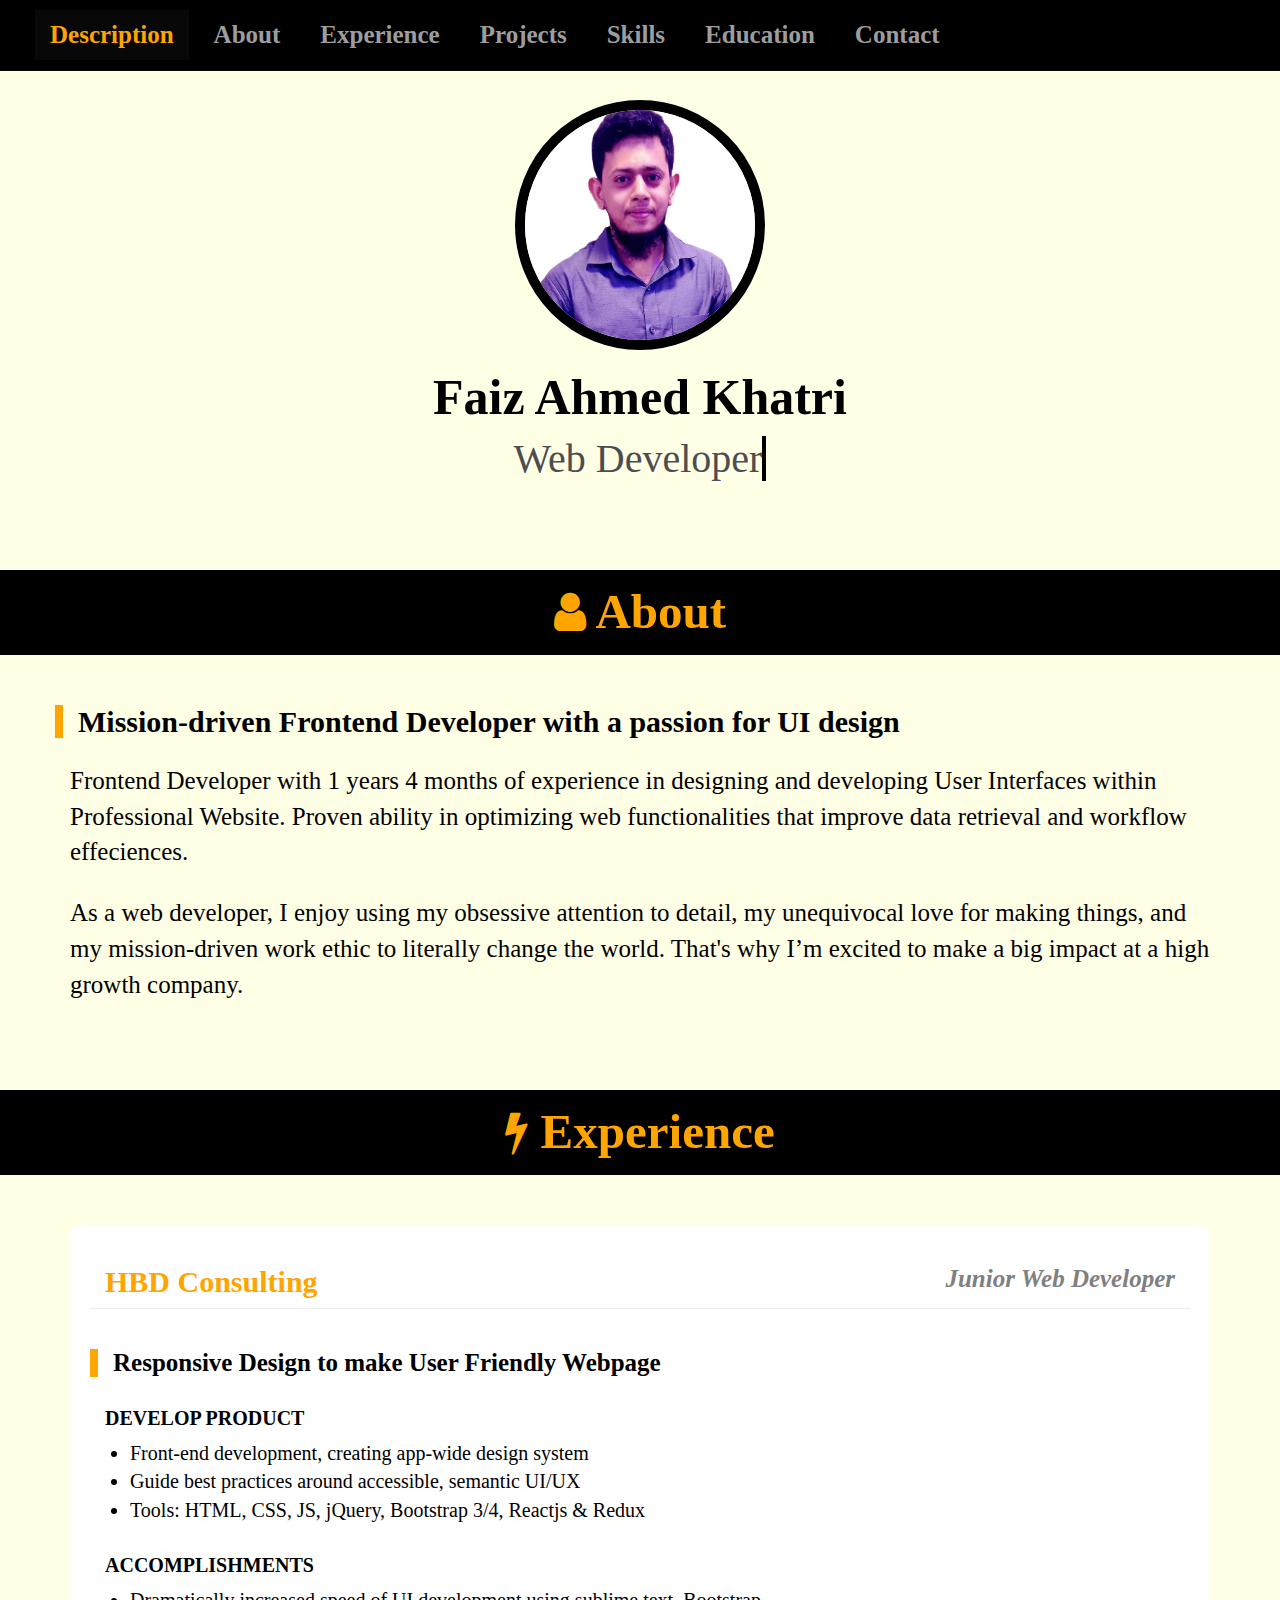
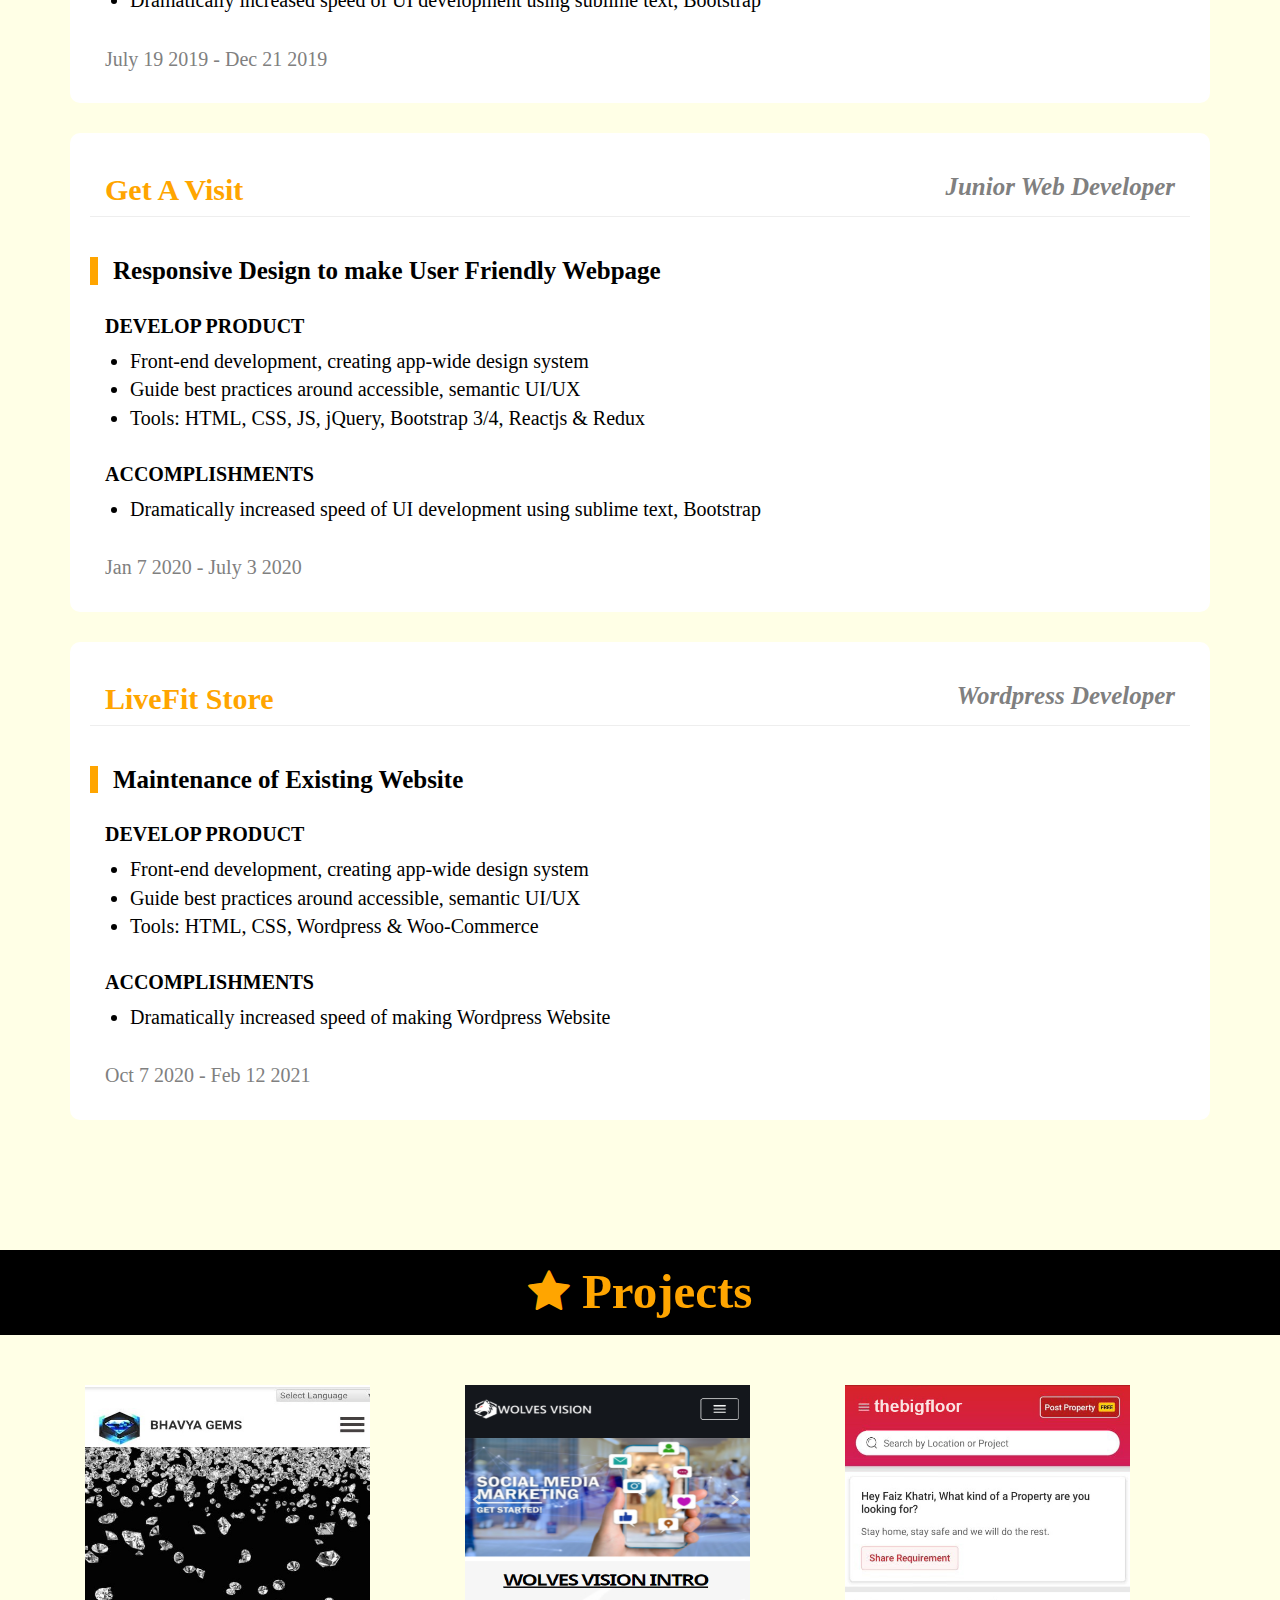
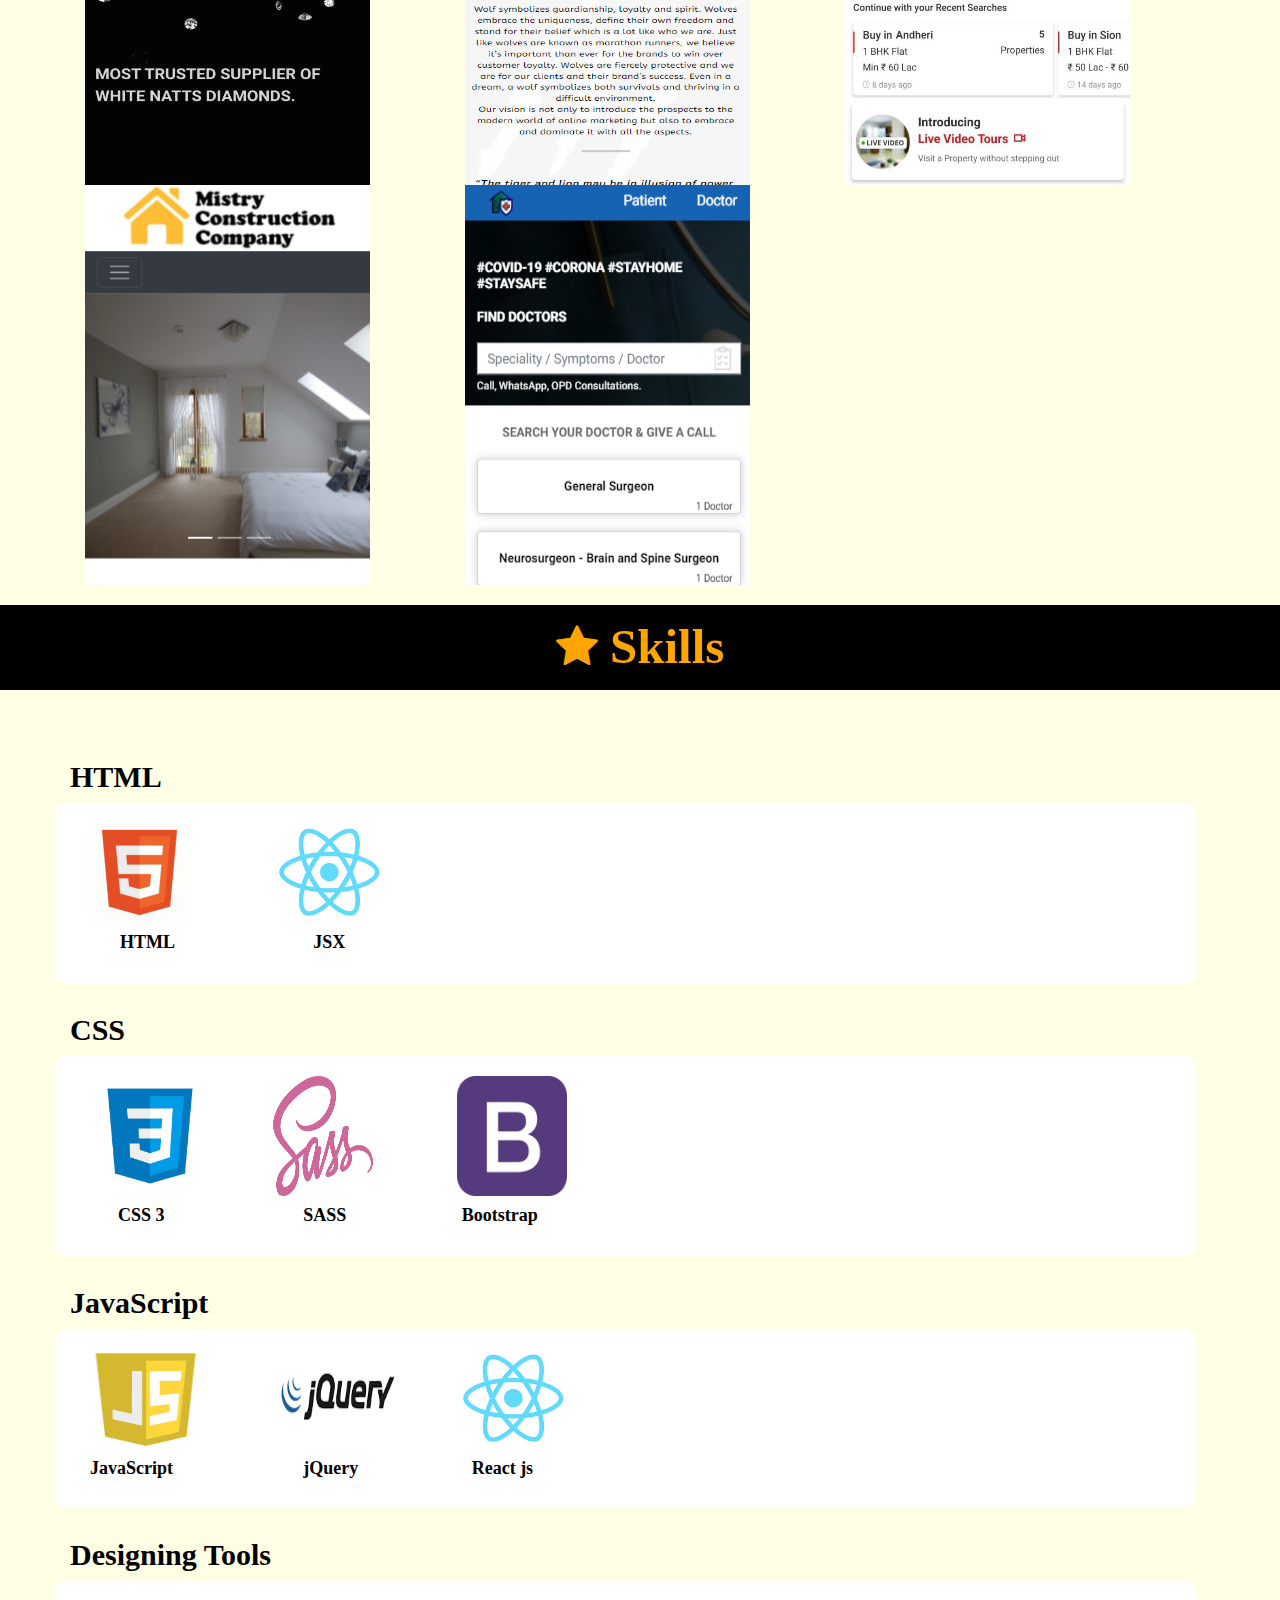
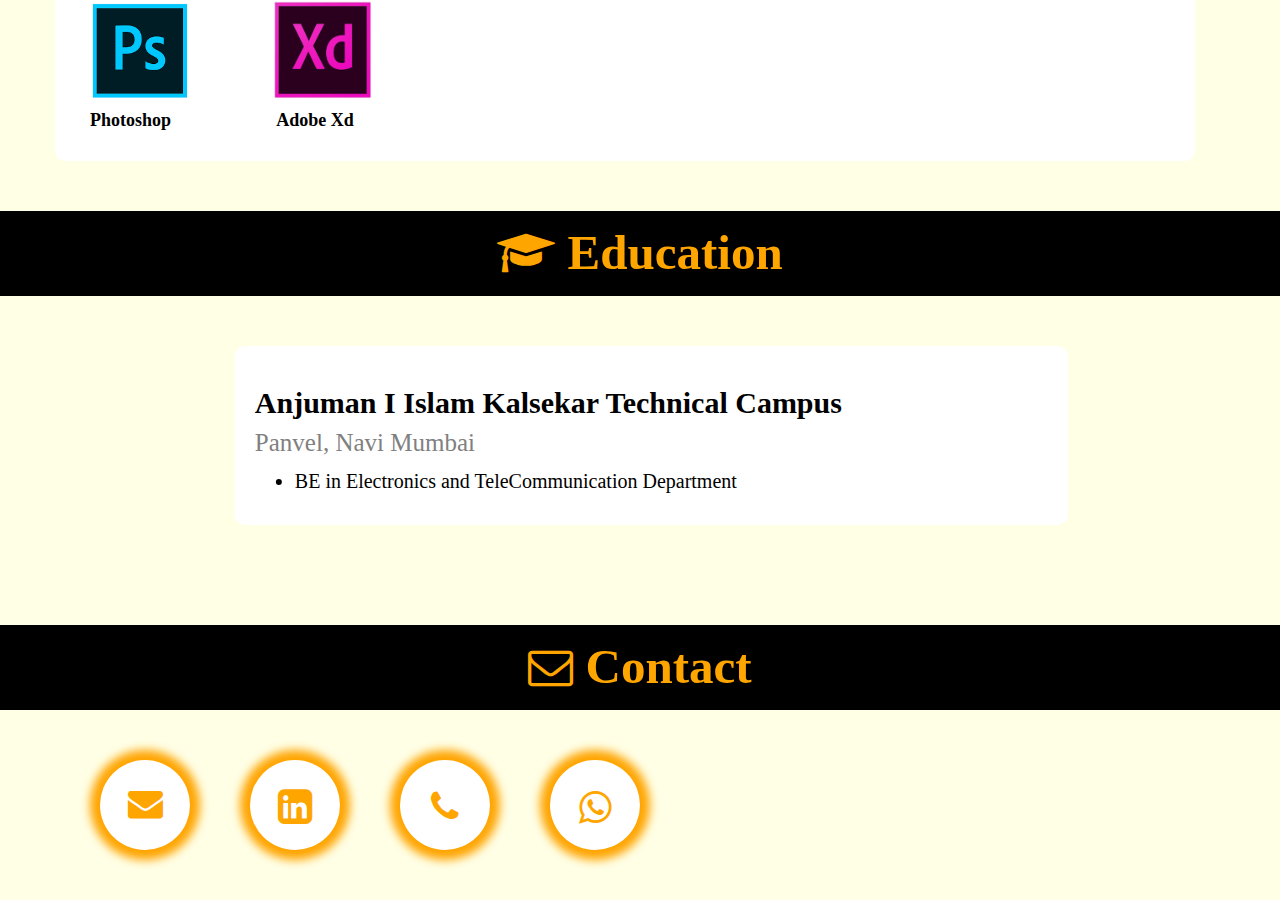
<file: index.html>
<!DOCTYPE html>
<html>
<head>
  <title>Resume</title>
  <meta charset="utf-8">
  <meta name="viewport" content="width=device-width, initial-scale=1">
  <link rel="stylesheet" href="https://maxcdn.bootstrapcdn.com/bootstrap/3.4.1/css/bootstrap.min.css">
  <script src="https://ajax.googleapis.com/ajax/libs/jquery/3.5.1/jquery.min.js"></script>
  <script src="https://maxcdn.bootstrapcdn.com/bootstrap/3.4.1/js/bootstrap.min.js"></script>
  <link rel="stylesheet" href="https://stackpath.bootstrapcdn.com/font-awesome/4.7.0/css/font-awesome.min.css">
  
	
  <link rel="stylesheet" type="text/css" href="style-1.css">
  <style>
  	.fa{
  		color: orange;
  		font-size: 45px;
  	}
  	@media(max-width: 767px){
  	.fa{
  		color: orange;
  		font-size: 30px;
  	}
  	}
  </style>
</head>
<body data-spy="scroll" data-target=".navbar" data-offset="50">

<nav class="navbar navbar-inverse navbar-fixed-top bg-light">
  <div class="container-fluid">
    <div class="navbar-header">
        <button type="button" class="navbar-toggle" data-toggle="collapse" data-target="#myNavbar">
          <span class="icon-bar"></span>
          <span class="icon-bar"></span>
          <span class="icon-bar"></span>                        
        </button>
     
    </div>
    <div>
      <div class="collapse navbar-collapse" id="myNavbar">
        <ul class="nav navbar-nav">
          <li><a href="#description">Description</a></li>
          <li><a href="#about">About</a></li>
          <li><a href="#experience">Experience</a></li>
          <li><a href="#projects">Projects</a></li>
          <li><a href="#skills">Skills</a></li>
          <li><a href="#education">Education</a></li>
          <li><a href="#contact">Contact</a></li>
          
   
      </div>
    </div>
  </div>
</nav>    

<div id="description" class="container-fluid">
  <div class="justify-content-center align-items-center">
  	<center><img src="img-prof-1.jpeg" id="prof-img"></center>
  </div>
  <h2 id="name">Faiz Ahmed Khatri</h2>
  <center><span id = "staticText" ><span id="typeline" ></span></span></center>
</div>

<div id="about" class="">
  <div class="heading-sec">
  	<h1><i class="fa fa-user" aria-hidden="true"></i> About</h1>
  </div>
  <h2 class="head-2 container">Mission-driven Frontend Developer with a passion for UI design</h2>
  <p class="para-1 container">Frontend Developer with 1 years 4 months of experience in designing and developing User Interfaces within Professional Website. Proven ability in optimizing web functionalities that improve data retrieval and workflow effeciences.</p>
  <p class="para-1 container">As a web developer, I enjoy using my obsessive attention to detail, my unequivocal love for making things, and my mission-driven work ethic to literally change the world. That's why I’m excited to make a big impact at a high growth company.</p>
</div>

<div id="experience" class="">
  <div class="heading-sec">
  	<h1><i class="fa fa-bolt" aria-hidden="true"></i> Experience</h1>
  </div>
	
	
    <div class="container">
  	<div class="col-md-12 col-xs-12 exp-1">
  			<h2 class="col-md-6 col-xs-6 text-left left-1">HBD Consulting</h2>
  			<h2 class="col-md-6 col-xs-6 text-right right-1">Junior Web Developer</h2>
  			<hr>

  			<h3 id="exp-head" class="col-md-12 col-xs-12">Responsive Design to make User Friendly Webpage</h3>

  			<h3 id="exp-head-1" class="col-md-12 col-xs-12">DEVELOP PRODUCT</h3>

  			<ul>
  				<li>Front-end development, creating app-wide design system</li>
  				<li>Guide best practices around accessible, semantic UI/UX</li>
  				<li>Tools: HTML, CSS, JS, jQuery, Bootstrap 3/4, Reactjs & Redux</li>
  			</ul>

  			<h3 class="col-md-12 col-xs-12" id="exp-head-1">ACCOMPLISHMENTS</h3>
  			<ul>
  				<li>Dramatically increased speed of UI development using sublime text, Bootstrap</li>
  			</ul>

  			<p class="col-md-12 col-xs-12 date-1">July 19 2019 - Dec 21 2019</p>
  	</div>
  </div>

  <div class="container">
  	<div class="col-md-12 col-xs-12 exp-1">
  			<h2 class="col-md-6 col-xs-6 text-left left-1">Get A Visit</h2>
  			<h2 class="col-md-6 col-xs-6 text-right right-1">Junior Web Developer</h2>
  			<hr>

  			<h3 id="exp-head" class="col-md-12 col-xs-12">Responsive Design to make User Friendly Webpage</h3>

  			<h3 id="exp-head-1" class="col-md-12 col-xs-12">DEVELOP PRODUCT</h3>

  			<ul>
  				<li>Front-end development, creating app-wide design system</li>
  				<li>Guide best practices around accessible, semantic UI/UX</li>
  				<li>Tools: HTML, CSS, JS, jQuery, Bootstrap 3/4, Reactjs & Redux</li>
  			</ul>

  			<h3 class="col-md-12 col-xs-12" id="exp-head-1">ACCOMPLISHMENTS</h3>
  			<ul>
  				<li>Dramatically increased speed of UI development using sublime text, Bootstrap</li>
  			</ul>

  			<p class="col-md-12 col-xs-12 date-1">Jan 7 2020 - July 3 2020</p>
  	</div>
  </div>
	
  <div class="container">
  	<div class="col-md-12 col-xs-12 exp-1">
  			<h2 class="col-md-6 col-xs-6 text-left left-1">LiveFit Store</h2>
  			<h2 class="col-md-6 col-xs-6 text-right right-1">Wordpress Developer</h2>
  			<hr>

  			<h3 id="exp-head" class="col-md-12 col-xs-12">Maintenance of Existing Website</h3>

  			<h3 id="exp-head-1" class="col-md-12 col-xs-12">DEVELOP PRODUCT</h3>

  			<ul>
  				<li>Front-end development, creating app-wide design system</li>
  				<li>Guide best practices around accessible, semantic UI/UX</li>
  				<li>Tools: HTML, CSS, Wordpress & Woo-Commerce</li>
  			</ul>

  			<h3 class="col-md-12 col-xs-12" id="exp-head-1">ACCOMPLISHMENTS</h3>
  			<ul>
  				<li>Dramatically increased speed of making Wordpress Website</li>
  			</ul>

  			<p class="col-md-12 col-xs-12 date-1">Oct 7 2020 - Feb 12 2021</p>
  	</div>
  </div>
	


</div>

<div id="projects" class="">
	<div class="heading-sec">
  	<h1><i class="fa fa-star" aria-hidden="true"></i> Projects</h1>
  </div>
	
	<div class="container">
		<div class="row">
			<div class="col-md-12 col-sm-12 col-xs-12">
				<div class="col-md-4 col-sm-6 col-xs-12">
					<img src="bhavyagems.jpeg" class="proj-img"/>
				</div>
				<div class="col-md-4 col-sm-6 col-xs-12">
					<img src="wv-img.png" class="proj-img" />
				</div>
				<div class="col-md-4 col-sm-6 col-xs-12">
					<img src="bfloor.jpg" class="proj-img" />
				</div>
				<div class="col-md-4 col-sm-6 col-xs-12 md-mt-4">
					<img src="mistrycons.png" class="proj-img" />
				</div>
				<div class="col-md-4 col-sm-6 col-xs-12 md-mt-4">
					<img src="getavisit.png" class="proj-img" />
				</div>
			
			</div>
		</div>
	</div>
  
 </div>

<div id="skills" class="">
  <div class="heading-sec">
  	<h1><i class="fa fa-star" aria-hidden="true"></i> Skills</h1>
  </div>
  
<div class="container">
  <h3 class="html-heading">HTML</h3>
  <div class="row col-md-12 col-xs-12 exp-1">
  	<div class="col-md-2 col-xs-3">
  		<img src="html-img.png" id="img-html">
  		<h4 class="skills-heading-1">HTML</h4>
  	</div>

  	<div class="col-md-2 col-xs-3">
  		<img src="react.png" id="img-react">
  		<h4 class="skills-heading-2">JSX</h4>
  	</div>
  </div>



<h3 class="css-heading">CSS</h3>
  <div class="row col-md-12 col-xs-12 exp-1">
  	<div class="col-md-2 col-xs-4 div-css-1">
  		<img src="css3.png" id="img-css">
  		<h4 class="skills-head-1">CSS 3</h4>
  	</div>

  	<div class="col-md-2 col-xs-4 div-css-2">
  		<img src="saas.png" id="img-sass">
  		<h4 class="skills-head-2">SASS</h4>
  	</div>

  	<div class="col-md-2 col-xs-4 div-css-3">
  		<img src="bootstrap.png" id="img-bootstrap">
  		<h4 class="skills-head-3">Bootstrap</h4>
  	</div>
  </div>

  <h3 class="css-heading">JavaScript</h3>
  <div class="row col-md-12 col-xs-12 exp-1">
  	<div class="col-md-2 col-xs-5 div-js-1">
  		<img src="javascript.jpg" id="img-javascript">
  		<h4 class="skills-js-1">JavaScript</h4>
  	</div>

  	<div class="col-md-2 col-xs-3 div-js-2">
  		<img src="jquery.png" id="img-jquery">
  		<h4 class="skills-js-2">jQuery</h4>
  	</div>

  	<div class="col-md-2 col-xs-3 div-js-3">
  		<img src="react.png" id="img-react">
  		<h4 class="skills-js-3">React js</h4>
  	</div>
  </div>

  <h3 class="css-heading">Designing Tools</h3>
  <div class="row col-md-12 col-xs-12 exp-1">
  	<div class="col-md-2 col-xs-5">
  		<img src="photoshop.png" id="img-photoshop">
  		<h4 class="skills-design-1">Photoshop</h4>
  	</div>

  	<div class="col-md-2 col-xs-5">
  		<img src="adobe-xd.png" id="img-adobe-xd">
  		<h4 class="skills-design-2">Adobe Xd</h4>
  	</div>

  </div>

</div>

</div>



<div id="education" class="">
  <div class="heading-sec">
  	<h1><i class="fa fa-graduation-cap" aria-hidden="true"></i> Education</h1>
  </div>
  <div class="container">
  	<div class="col-md-12 col-xs-12">
  		<div class="col-md-12 col-xs-12 edu-part ">
  			<h3 id="clg-name">Anjuman I Islam Kalsekar Technical Campus</h3>
  			<h4 id="clg-place">Panvel, Navi Mumbai</h4>
  			<ul>
  				<li>BE in Electronics and TeleCommunication Department</li>
  			</ul>
  		</div>
  	</div>
  </div>
</div>

<div id="contact" class="">
  <div class="heading-sec">
  	<h1><i class="fa fa-envelope-o"></i> Contact</h1>
  </div>

  <div class="container">
  <div class="row col-md-12 col-xs-12 social-links">
  	<div class="col-md-6 col-xs-6" id="e-mail">
  		<a href="mailto:faizkhatri1997@gmail.com" target="_blank" id="mail"><i class="fa fa-envelope" id="mail-icon">
  			
  		</i></a>
  	</div>

  	<div class="col-md-6 col-xs-6" id="linked-in">
  		<a href="https://www.linkedin.com/in/faiz-ahmed-khatri-6b6344118/" target="_blank" id="linkedin">
  			<i class="fa fa-linkedin-square" id="linkedin-icon"></i>
  		</a>
  	</div>



  	<div class="col-md-6 col-xs-6" id="phone">
  		<a href="tel:+91 8104136255" target="_blank" id="calling">
  			<i class="fa fa-phone" id="call-icon"></i>
  		</a>
  	</div>

  	<div class="col-md-6 col-xs-6" id="whatsapp">
  		<a href="https://wa.me/8104136255" target="_blank" id="wapp">
  			<i class="fa fa-whatsapp" id="wapp-icon"></i>
  		</a>
  	</div>

  	
</div>
 

  </div>

</div>

<script>
	 function write (obj, sentence, i, cb) {
                    if (i != sentence.length) {
                      setTimeout(function () {
                        i++
                        console.log('in timeout', i)
                        obj.innerHTML = sentence.substr(0, i+1) +' <em aria-hidden="true"></em>';
                        write(obj, sentence, i, cb)
                      }, 50)
                    } else {
                      console.log(i)
                      cb()
                    }
                  }
                   function erase (obj, cb,i) {
                   var sentence = obj.innerText
                      if (sentence.length != 0) {
                       setTimeout(function () {
                       sentence = sentence.substr(0,sentence.length-1)
                       console.log('in timeout', i)
                       obj.innerText = sentence
                       erase(obj, cb)
                        }, 18/(i*(i/10000000)))
                        } else {
                        obj.innerText = " "
                        cb()
                     }
                    }
                    var typeline = document.querySelector("#typeline")

                     function writeerase(obj, sentence, time, cb) {
                      write(obj, sentence, 0, function () {
                       setTimeout(function () {
                       erase(obj, cb) }, time) })
                       }

                  var sentences = [
                    "Web Developer ",
                    "Web Designer ",
                    "Digital Marketer "
                    
                  ]
                    
                  var counter = 0
                  function loop () {
                    var sentence = sentences[counter % sentences.length]
                    writeerase(typeline, sentence, 1500, loop)
                    counter++
                  }

                  loop()
</script>
	
	<script>
		$('.owl-carousel').owlCarousel({
  loop: true,
  margin: 10,
  nav: true,
  navText: [
    "<i class='fa fa-caret-left'></i>",
    "<i class='fa fa-caret-right'></i>"
  ],
  autoplay: true,
  autoplayHoverPause: true,
  responsive: {
    0: {
      items: 1
    },
    600: {
      items: 3
    },
    1000: {
      items: 5
    }
  }
})
	</script>
</body>
</html>
</file>
<file: style-1.css>
*{
  	font-family: Arial Rounded MT;
  	color: #000;
  }
  body{
  	background-color: #ffffe6;
  	overflow-x: hidden;
  }

  .mynavbar{
        justify-content:center;
  }
  .navbar{
  	background-color: #000;
  	padding: 10px;
  }
  #description {
  	padding-top:100px;
  	height:550px;
  	color: #000;
  	background : #ffffe6;
  	}
  #about {
  	padding-top:0px;
  	height:500px;
  	color: #fff;
  	background-color: #ffffe6;
        margin-bottom: 20px;
  	}
  #experience {
  	padding-top:0px;
  	height:auto;
  	color: #fff; 
  	background-color: #ffffe6;
  	margin-bottom: 100px;
  }
  #education{
  	padding-top:0px;
  	height:auto;
  	color: #fff; 
  	background-color: #ffffe6;
  	margin-bottom: 100px;
  }

  #contact{
	margin-bottom:50px;
  }
  
  .navbar-inverse .navbar-nav>.active>a, .navbar-inverse
  .navbar-nav>.active>a:focus, .navbar-inverse 
  .navbar-nav>.active>a:hover{
  	color: orange;
  }

  .navbar-nav > li > a{
  	font-size: 25px;
  	font-weight:bolder;
  	color: #fff;
  }

  .navbar-nav > li{
  	padding-left: 10px; 
  }

  #prof-img{
  	width: 250px;
  	height: 250px;
  	border-radius: 50%;
  	border : 10px solid #000;
  	object-fit: cover;
  }

  #name{
  	font-size: 50px;
  	font-weight: bolder;
  	text-align: center;
  }
  
  #name-1{
  	text-align: center;
  	letter-spacing: 10px;
  	font-weight: bold;
  	color: darkgrey;
  }

  .heading-sec{
  	background: #000;
  	width: 100%;
  	height: 85px;
  	margin-bottom: 50px;
  }

  .heading-sec > h1{
  	padding-top: 15px;
  	text-align: center;
  	color: orange;
  	font-weight: bold;
  	font-size: 3.5em;
  }

  .para-1{
  	font-size: 25px;
  	color: #000;
  	margin-top: 25px;
  }

  .head-2{
  	color: #000;
  	font-weight: bold;
  	font-size: 30px;
  	border-left: 8px solid orange;
  }

  .exp-1{
  	background-color: #fff;
  	padding: 20px;
  	height: auto;
  	border-radius: 10px;
  	margin-bottom: 30px;
  }

  .exp-1 > h2{
  	font-size: 30px;
  	height: auto;
  	font-weight: bold;
  	color: orange;

  }

  .right-1{
  	color: grey!important;
  	font-style: italic;
  	font-size: 25px!important;
  }

  hr{
  	color: #000;
  	width: 100%;
  }

  #exp-head{
  	font-size: 25px;
  	font-weight: bold;
  	border-left: 8px solid orange;
  }

  #exp-head-1{
  	font-size: 20px;
  	font-weight: bold;
  }

  ul > li{
  	font-size: 20px;
  }

  .date-1{
  	color: grey;
  	font-size: 20px;
  	margin-top: 20px;
  }

  .html-heading{
  	font-size: 30px;
  	font-weight: bold;
  }

  #img-html{
  	width: 100px;
  	height: 100px;
  }

  #img-react{
  	width: 110px;
  	height: 100px;
  }

  .skills-heading-1{
  	font-weight: bold;
  	margin-left: 30px;
  }

  .skills-heading-2{
  	font-weight: bold;
  	margin-left: 40px;
  }

  #img-css{
  	width: 120px;
  	height: 120px;
  }

  #img-bootstrap{
  	width: 110px;
  	height: 120px;
  }

  #img-sass{
  	width: 100px;
  	height: 120px;
  }

  .css-heading{
  	font-size: 30px;
  	font-weight: bold;
  	padding-top: 50px;
  }

  .skills-head-1{
  	margin-left: 28px;
  	font-weight: bold;
  }

  .skills-head-2{
  	margin-left: 30px;
  	font-weight: bold;
  }

  .skills-head-3{
  	margin-left: 5px;
  	font-weight: bold;
  }

  #img-javascript{
  	width: 110px;
  	height: 100px;
  }

  #img-jquery{
  	width: 130px;
  	height: 100px;
  }

  .skills-js-1{
  	margin-left: 0px;
  	font-weight: bold;
  }

  .skills-js-2{
  	margin-left: 30px;
  	font-weight: bold;
  }

  .skills-js-3{
  	margin-left: 15px;
  	font-weight: bold;
  }

  #img-photoshop{
  	width: 100px;
  	height: 100px;
  }

  .skills-design-1{
  	margin-left: 0px;
  	font-weight: bold;
  }

  #img-adobe-xd{
  	width: 100px;
  	height: 100px;
  }

  .skills-design-2{
  	margin-left: 3px;
  	font-weight: bold;
  }

  .edu-part{
  	background-color:  #fff;
  	width: 75%;
  	padding: 20px;
  	border-radius: 10px;
  	justify-content: center;
  	transform: translateX(18%);
  }

  #clg-name{
  	font-weight: bold;
  	font-size: 30px;
  }

  #clg-place{
  	font-size: 25px;
  	color: grey;
  }

  #e-mail{
  	width: 90px;
  	height: 90px;
  	border-radius: 50%;
  	background-color: #fff;
  	box-shadow: 0px 0px 10px 10px orange;
	padding: 26px 30px 30px 28px;
	margin: 0px 30px;
  }

  #mail-icon{
  	font-size: 35px;
  	cursor: pointer;
  }

  #mail-icon:hover{
  	transform: scale(1.5);
  	animation: ease;
  	animation-delay: 5s;
  }

  #mail{
  	font-size: 25px;
  	color: #000;
  }

  #mail:hover{
  	color: orange;
  	text-decoration: none;
  }

  #linked-in{
  	width: 90px;
  	height: 90px;
  	border-radius: 50%;
  	background-color: #fff;
  	box-shadow: 0px 0px 10px 10px orange;
	padding: 27px 30px 30px 28px;
	margin: 0px 30px;
  }

  #linkedin{
  	font-size: 25px;
  	color: #000;
  }

  #linkedin-icon{
  	font-size: 40px;
  	cursor: pointer;
  }

   #phone{
  	width: 90px;
  	height: 90px;
  	border-radius: 50%;
  	background-color: #fff;
  	box-shadow: 0px 0px 10px 10px orange;
	padding: 29px 30px 30px 31px;
	margin: 0px 30px;
  }

  #calling{
  	font-size: 25px;
  	color: #000;
  }

  #call-icon{
  	font-size: 35px;
  	cursor: pointer;
  }

   #whatsapp{
  	width: 90px;
  	height: 90px;
  	border-radius: 50%;
  	background-color: #fff;
  	box-shadow: 0px 0px 10px 10px orange;
	padding:28px 30px 30px 29px;
	margin: 0px 0px 0px 30px;
  }

  #wapp{
	font-size: 25px;
	color: #000;
  }

  #wapp-icon{
	font-size: 38px;
	cursor: pointer;
}

  #staticText{
	font-size: 2rem;
	line-height: 1;
	font-weight: 100;
  }
  
  
  #typeline {
	font-size: 4rem;
	line-height: 1.2;
	color: rgb(77, 77, 80);
	
  }
  
  @keyframes blink-caret { 50% { border-color: transparent; } }
  em {
	  border-right: .1em solid black;
	  width: 20ch;
	  white-space: nowrap;
	  overflow: hidden;
		margin-top: 0;
		color: #3295dd;
	  animation: typing 3s steps(21, end),
	  blink-caret .5s step-end infinite alternate;
  }

 

  #bigfloor-img{
	  width: 285px;
	  height: 400px;
	  background-color:#423f3f;
	  
	 
  }

  #bhavyagems-img{
	width: 285px;
	height: 400px;
	background-color:#423f3f;
  }

  #mistrycons-img{
	width: 285px;
	height: 400px; 
	background-color:#423f3f;
  }

  #getavisit-img{
	width: 285px;
	height: 400px; 
	background-color:#423f3f; 
  }

 .proj-1{
	  padding : 10px;
	 margin-right:10px;
  }

.proj-2{
	  padding : 10px;
	margin-right:10px;
  }

.proj-3{
	  padding : 10px;
	margin-right:10px;
  }

 .proj-4{
	  margin:50px 0px;
	  padding : 10px;
	  background-color: #fff;
  }



  .proj-1 > h4{
	  background-color: rgb(245, 194, 194);
  }


  @media(max-width: 767px){

  ul > li{
  	font-size: 15px;
  }
  #description {
  	padding-top:100px;
  	height:400px;
  	color: #000;
  	background : #ffffe6;
  	}
  #prof-img{
  	width: 170px;
  	height: 170px;
  	border-radius: 50%;
  	border : 10px solid #000;
  	object-fit: cover;
  }
  #name{
  	font-size: 30px;
  	font-weight: bolder;
  	text-align: center;
  }
  
  #name-1{
  	text-align: center;
  	letter-spacing: 5px;
  	font-weight: bold;
  	color: darkgrey;
  	font-size: 15px;
  }

  .heading-sec{
  	background: #000;
  	width: 100%;
  	height: 60px;
  	margin-bottom: 50px;
  }

  .heading-sec > h1{
  	padding-top: 12px;
  	text-align: center;
  	color: orange;
  	font-weight: bold;
  	font-size: 2em;
  }

   .para-1{
  	font-size: 15px;
  	color: #000;
  	margin-top: 25px;
  }

  .head-2{
  	color: #000;
  	font-weight: bold;
  	font-size: 20px;
  	border-left: 5px solid orange;
  }

  .exp-1{
  	background-color: #fff;
  	padding: 20px;
  	height: auto;
  	border-radius: 10px;
  	margin-bottom: 30px;
  }

  .exp-1 > h2{
  	font-size: 20px;
  	height: auto;
  	font-weight: bold;
  	color: orange;

  }

  .right-1{
  	color: grey!important;
  	font-style: italic;
  	font-size: 10px!important;
  	float: right;
  }

  .date-1{
  	color: grey;
  	font-size: 12px;
  	margin-top: 20px;
  }

   #exp-head{
  	font-size: 18px;
  	font-weight: bold;
  	border-left: 8px solid orange;
  }

   .html-heading{
  	font-size: 20px;
  	font-weight: bold;
  }

  #img-html{
  	width: 60px;
  	height: 60px;
  }

  #img-react{
  	width: 70px;
  	height: 60px;
  	margin-left: 20px;
  }

  .skills-heading-1{
  	font-weight: bold;
  	margin-left: 12px;
  	font-size: 15px;
  }

  .skills-heading-2{
  	font-weight: bold;
  	margin-left: 38px;
  	font-size: 15px;
  }

  #img-css{
  	width: 60px;
  	height: 60px;
  }

  #img-bootstrap{
  	width: 60px;
  	height: 60px;
  	margin-left: 10px;
  }

  #img-sass{
  	width: 60px;
  	height: 60px;
  }

  .css-heading{
  	font-size: 20px;
  	font-weight: bold;
  	padding-top: 50px;
  }

  .skills-head-1{
  	margin-left: 5px;
  	font-weight: bold;
  	font-size: 15px
  }

  .skills-head-2{
  	margin-left: 7px;
  	font-weight: bold;
  	font-size: 15px
  }

  .skills-head-3{
  	margin-left: 0px;
  	font-weight: bold;
  	font-size: 15px
  }

   #img-javascript{
  	width: 60px;
  	height: 60px;
  	margin-left: 15px;
  }

  #img-jquery{
  	width: 70px;
  	height: 60px;
  }

  .skills-js-1{
  	margin-left: 0px;
  	font-weight: bold;
  	font-size: 15px;
  }

  .skills-js-2{
  	margin-left: 5px;
  	font-weight: bold;
  	font-size: 15px;
  }

  .skills-js-3{
  	margin-left: 22px;
  	font-weight: bold;
  	font-size: 15px;
  }

  #img-photoshop{
  	width: 60px;
  	height: 60px;
  	margin-left: 12px;
  }

  .skills-design-1{
  	margin-left: 0px;
  	font-weight: bold;
  	font-size: 15px;
  }

  #img-adobe-xd{
  	width: 60px;
  	height: 60px;
  	margin-left: 10px;
  }

  .skills-design-2{
  	margin-left: 0px;
  	font-weight: bold;
  	font-size: 15px;
  }

  .edu-part{
  	background-color:  #fff;
  	width: 100%;
  	padding: 20px;
  	border-radius: 10px;
  	transform: translateX(0%);
  }

  #clg-name{
  	font-weight: bold;
  	font-size: 18px;
  }

  #clg-place{
  	font-size: 15px;
  	color: grey;
  }

  #e-mail{
  	width: 60px;
  	height: 60px;
  	border-radius: 50%;
  	background-color: #000;
  	box-shadow: 0px 0px 10px 10px orange;
	padding: 13px 15px 15px 18px;
	margin: 0px 0px 0px 30px;
  }

  #mail-icon{
  	font-size: 25px;
  	cursor: pointer;
  }

  #mail-icon:hover{
  	transform: scale(1.5);
  	animation: ease;
  	animation-delay: 5s;
  }

  #mail{
  	font-size: 25px;
  	color: #000;
  }

  #mail:hover{
  	color: orange;
  	text-decoration: none;
  }

  #linked-in{
  	width: 60px;
  	height: 60px;
  	border-radius: 50%;
  	background-color: #000;
  	box-shadow: 0px 0px 10px 10px orange;
	padding:14px 15px 15px 20px;
	margin: 0px 20px 0px 130px;
  }

  #linkedin{
  	font-size: 25px;
  	color: #000;
  }

  #linkedin-icon{
  	font-size: 25px;
  	cursor: pointer;
  }

  #phone{
  	width: 60px;
  	height: 60px;
  	border-radius: 50%;
  	background-color: #000;
  	box-shadow: 0px 0px 10px 10px orange;
	padding:14px 15px 15px 20px;
	margin: 30px 30px;
  }

  #calling{
  	font-size: 25px;
  	color: #000;
  }

  #call-icon{
  	font-size: 25px;
  	cursor: pointer;
  }

  #whatsapp{
  	width: 60px;
  	height: 60px;
  	border-radius: 50%;
  	background-color: #000;
  	box-shadow: 0px 0px 10px 10px orange;
	padding:13px 15px 15px 18px;
	margin: 30px 0px 0px 100px;
  }
  #typeline {
	font-size: 2.5rem;
	line-height: 1.2;
	color: rgb(77, 77, 80);
	
  }

 
}

.proj-img{
	width:285px;
	height:400px;
}
</file>
